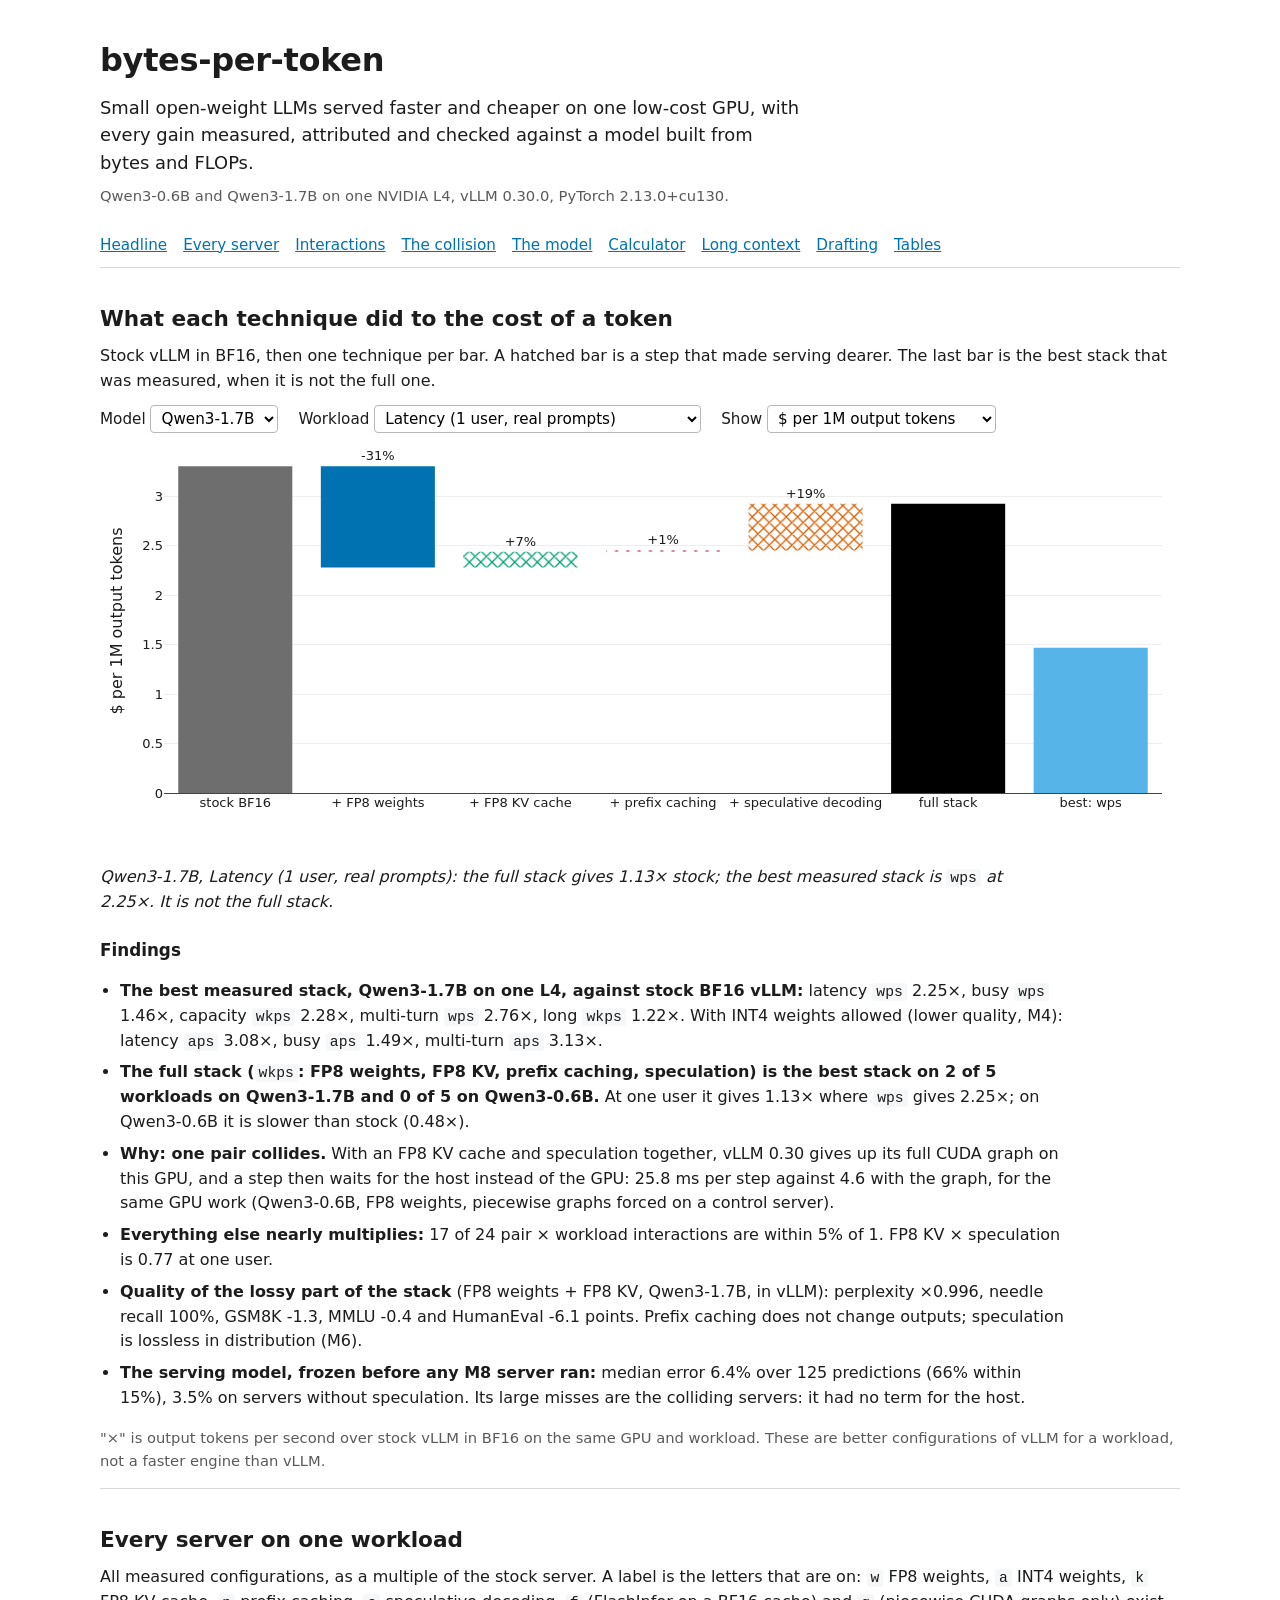
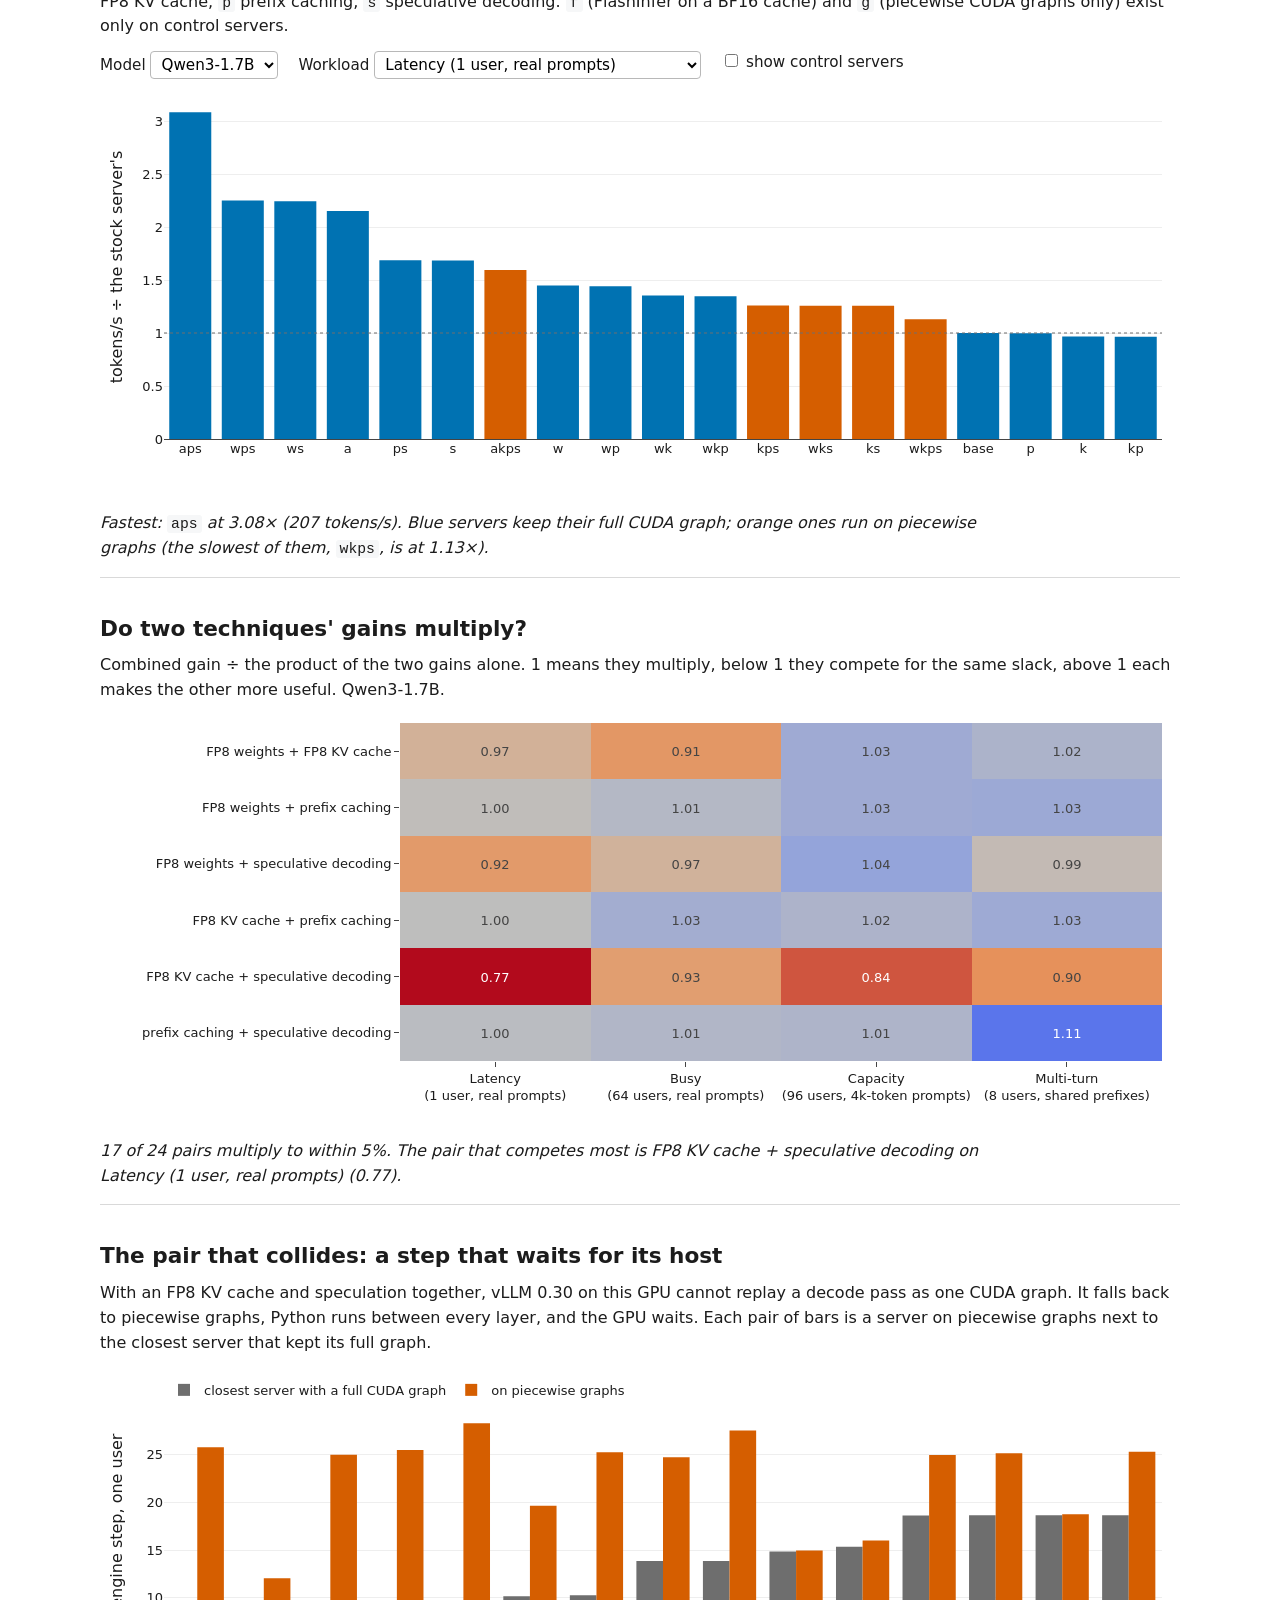
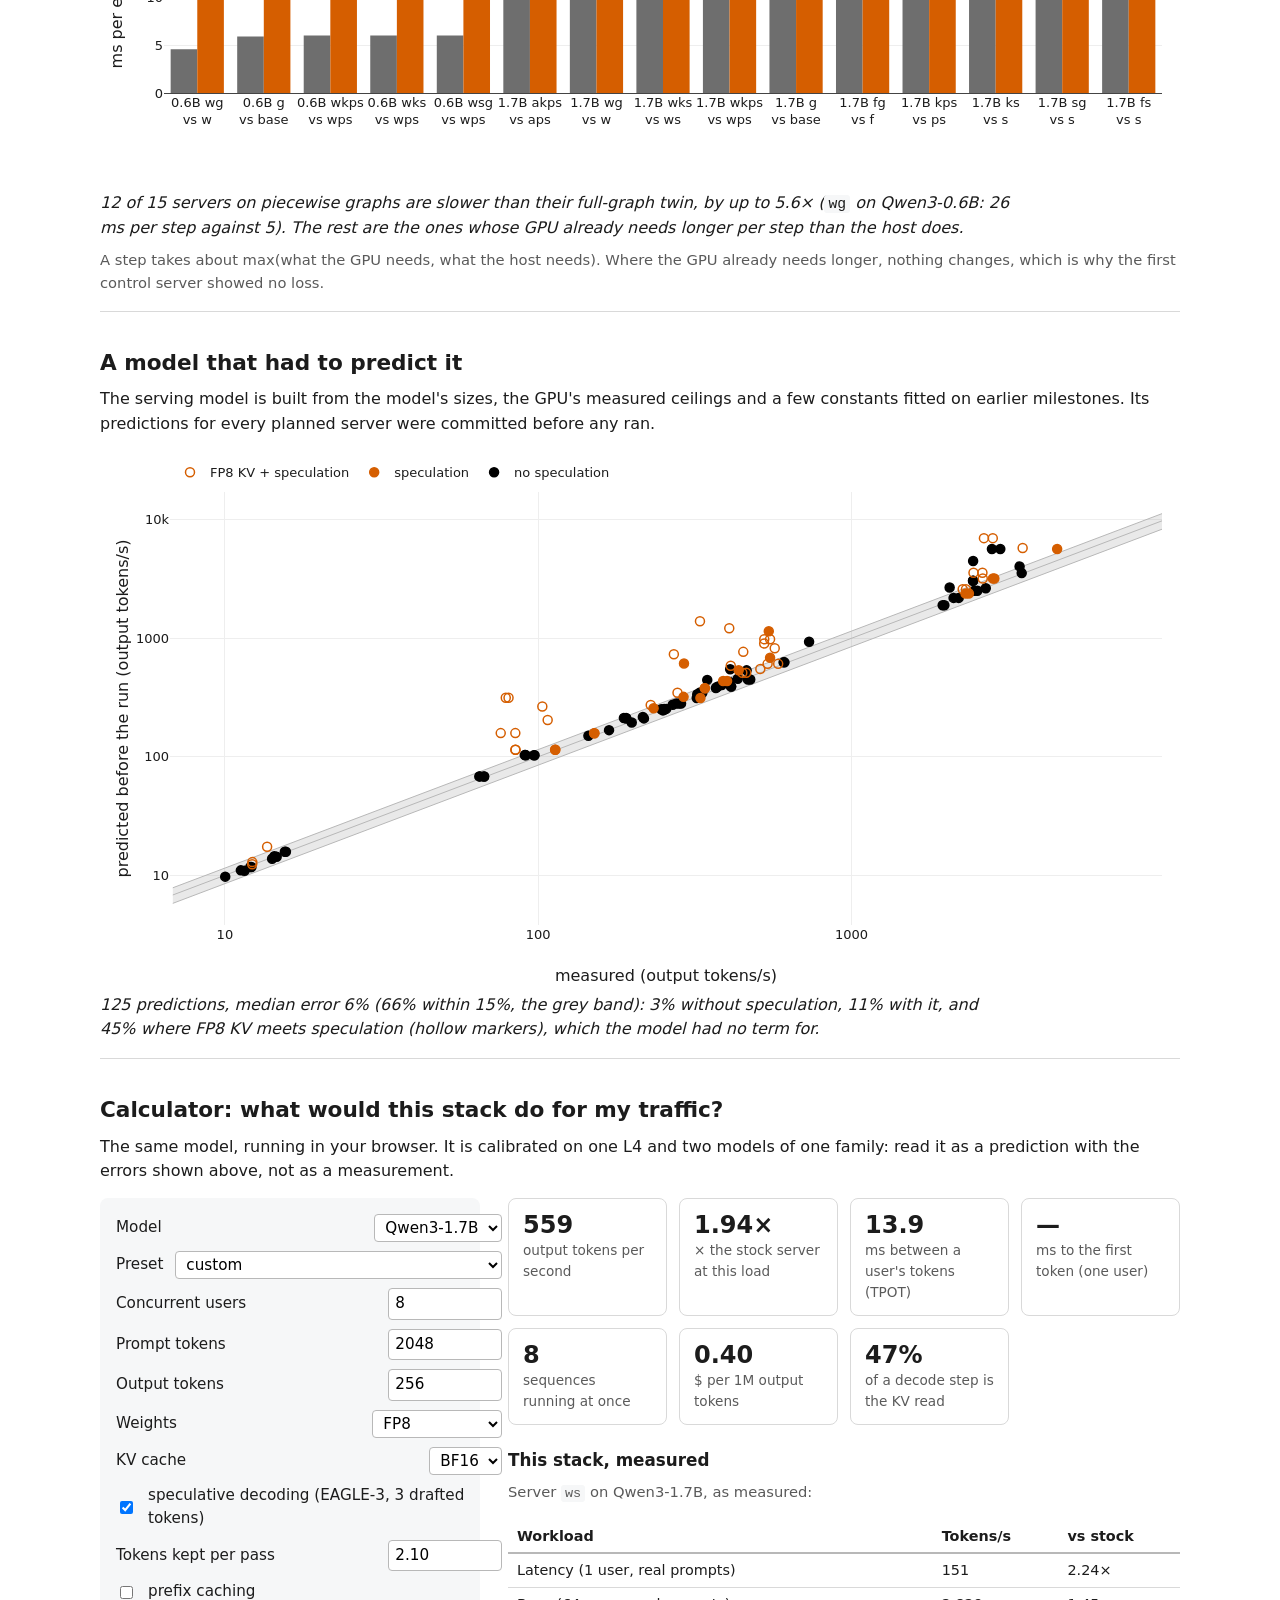
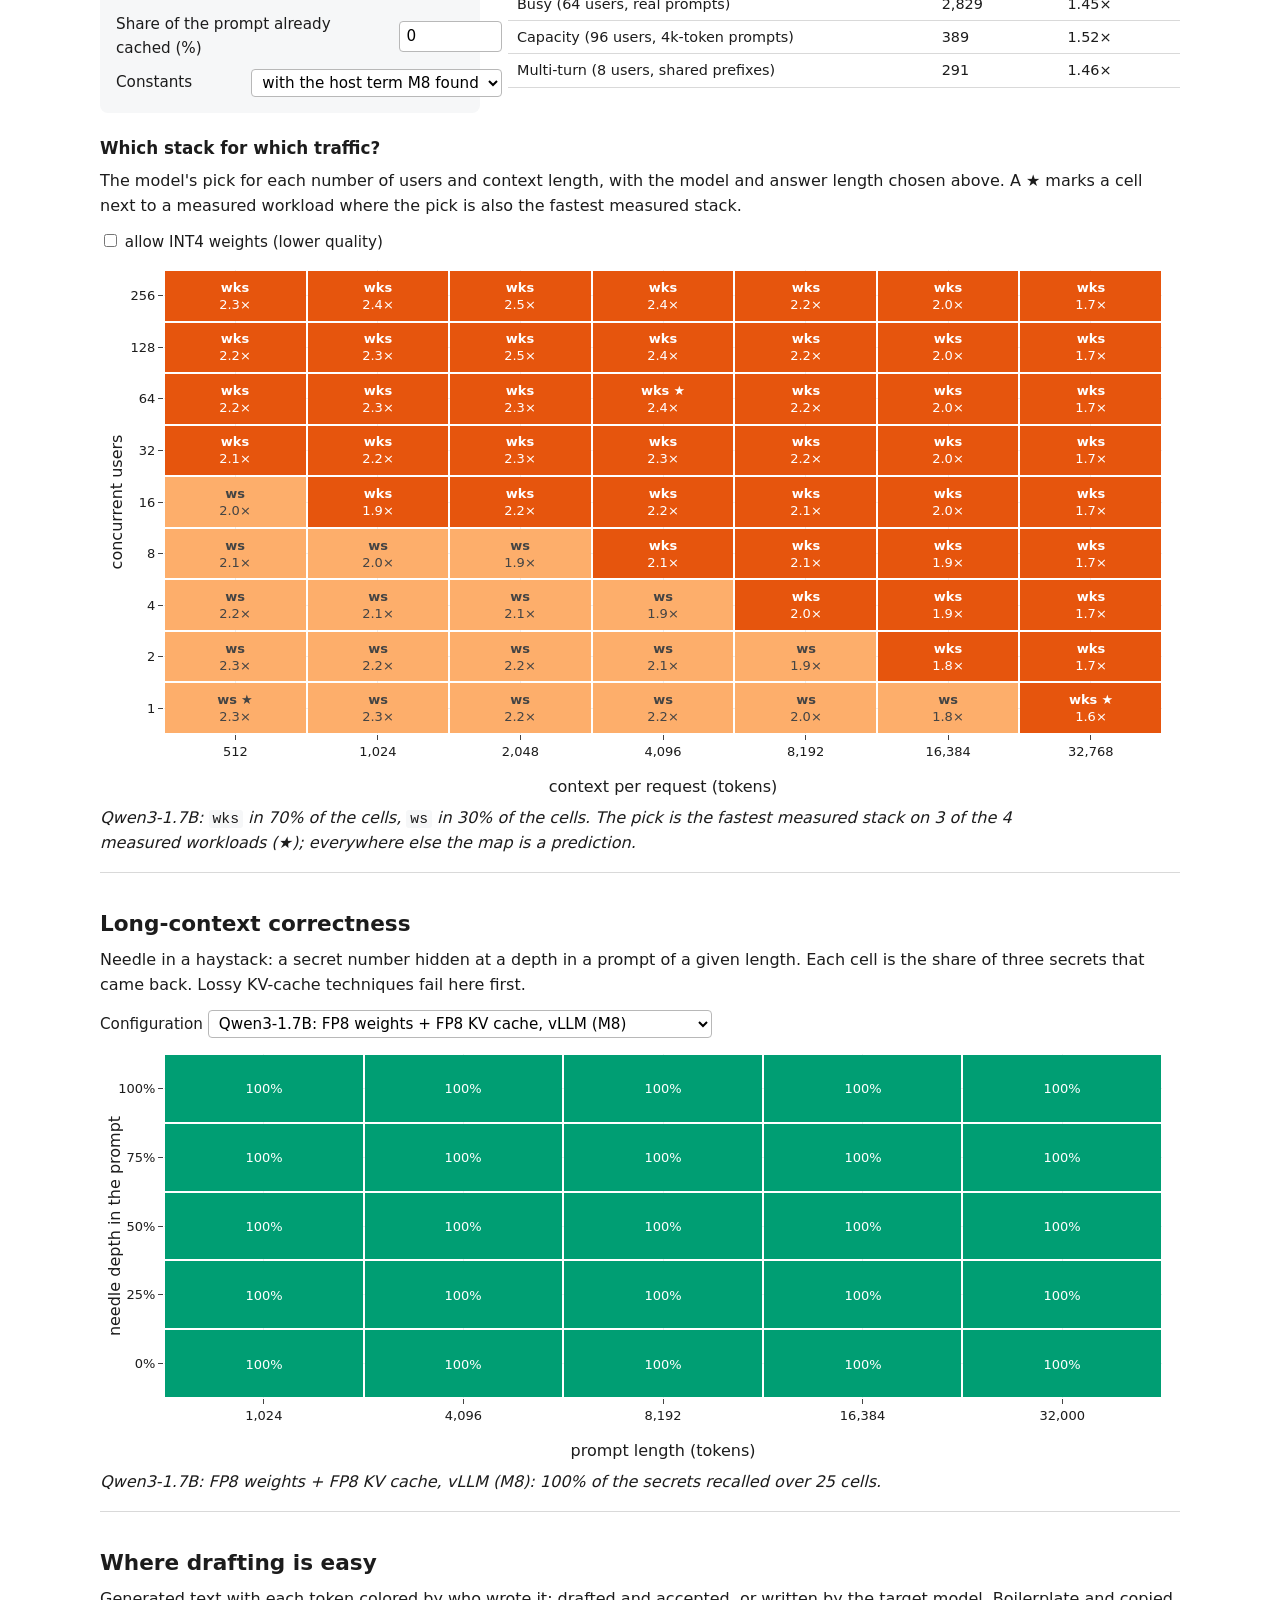
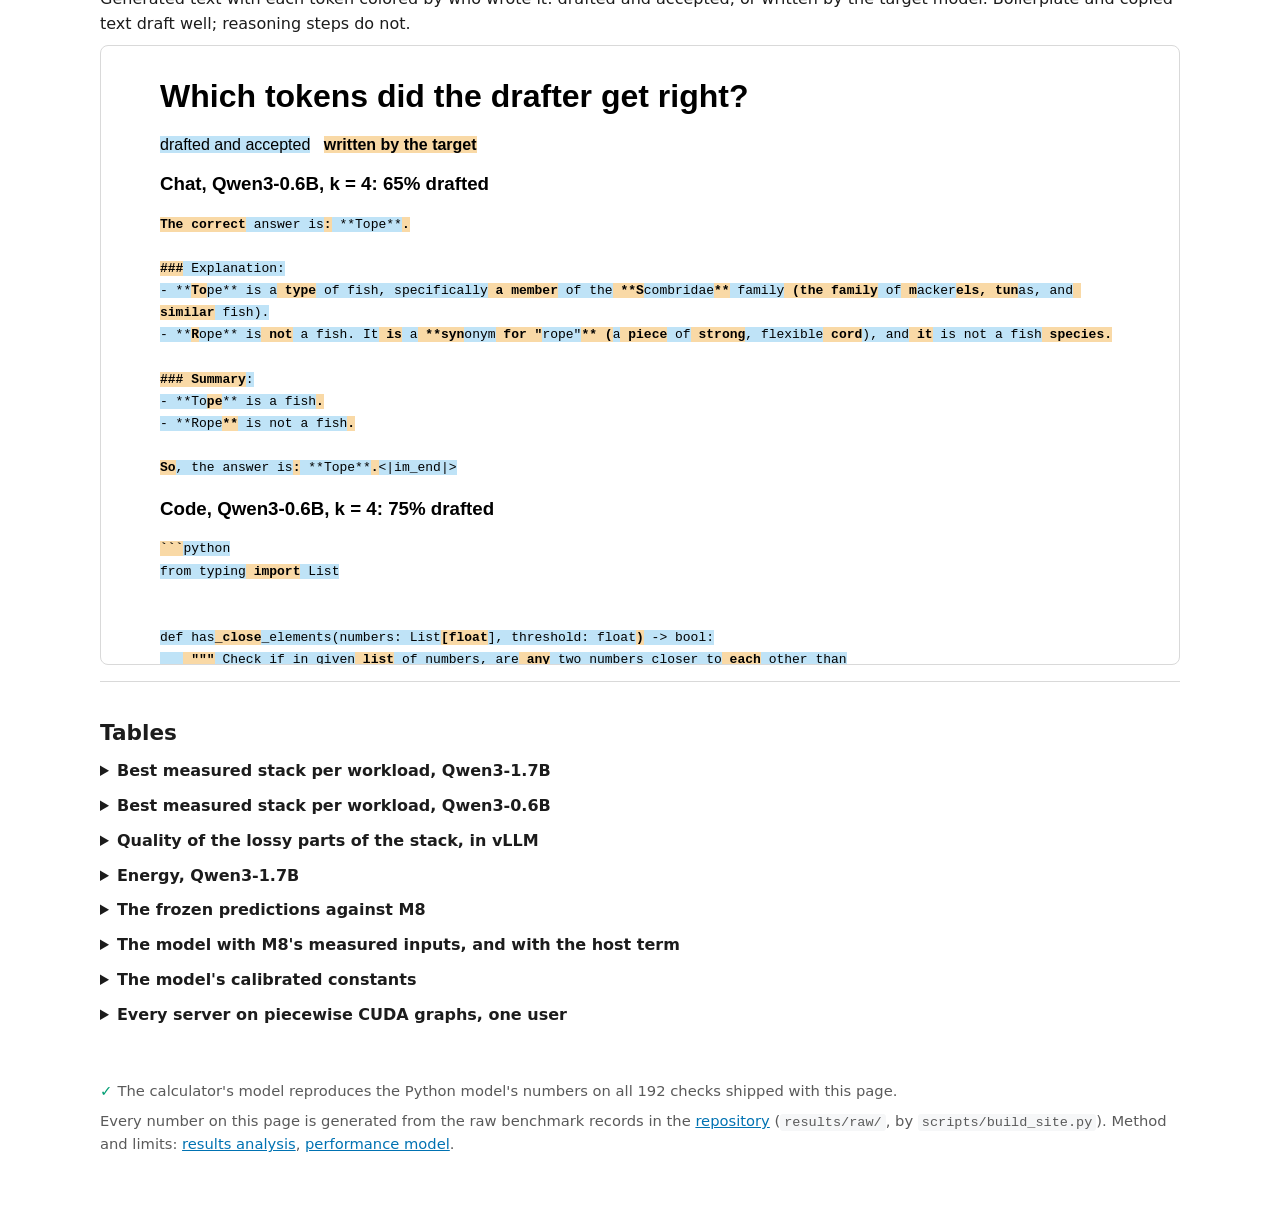
<file: site/index.html>
<!doctype html>
<html lang="en">
<head>
  <meta charset="utf-8">
  <meta name="viewport" content="width=device-width, initial-scale=1">
  <title>bytes-per-token: results</title>
  <meta name="description" content="Making small LLMs serve faster and cheaper on one L4, with every gain attributed. Interactive results and a performance-model calculator.">
  <link rel="stylesheet" href="style.css">
  <script src="https://cdn.plot.ly/plotly-2.35.2.min.js" charset="utf-8"></script>
</head>
<body>
<header>
  <h1>bytes-per-token</h1>
  <p class="claim">Small open-weight LLMs served faster and cheaper on one low-cost GPU, with every gain measured,
    attributed and checked against a model built from bytes and FLOPs.</p>
  <p class="meta" id="environment"></p>
  <nav>
    <a href="#headline">Headline</a>
    <a href="#servers">Every server</a>
    <a href="#interactions">Interactions</a>
    <a href="#host">The collision</a>
    <a href="#model">The model</a>
    <a href="#calculator">Calculator</a>
    <a href="#needle">Long context</a>
    <a href="#drafting">Drafting</a>
    <a href="#tables">Tables</a>
  </nav>
</header>

<main>
  <section id="headline">
    <h2>What each technique did to the cost of a token</h2>
    <p>Stock vLLM in BF16, then one technique per bar. A hatched bar is a step that made serving dearer. The
      last bar is the best stack that was measured, when it is not the full one.</p>
    <div class="controls">
      <label>Model <select id="waterfall-model"></select></label>
      <label>Workload <select id="waterfall-workload"></select></label>
      <label>Show <select id="waterfall-unit">
        <option value="dollars">$ per 1M output tokens</option>
        <option value="tok_s">output tokens per second</option>
      </select></label>
    </div>
    <div id="waterfall" class="chart"></div>
    <p class="takeaway" id="waterfall-takeaway"></p>
    <h3>Findings</h3>
    <ul id="findings" class="findings"></ul>
    <p class="note">"×" is output tokens per second over stock vLLM in BF16 on the same GPU and workload. These
      are better configurations of vLLM for a workload, not a faster engine than vLLM.</p>
  </section>

  <section id="servers">
    <h2>Every server on one workload</h2>
    <p>All measured configurations, as a multiple of the stock server. A label is the letters that are on:
      <code>w</code> FP8 weights, <code>a</code> INT4 weights, <code>k</code> FP8 KV cache, <code>p</code> prefix
      caching, <code>s</code> speculative decoding. <code>f</code> (FlashInfer on a BF16 cache) and
      <code>g</code> (piecewise CUDA graphs only) exist only on control servers.</p>
    <div class="controls">
      <label>Model <select id="servers-model"></select></label>
      <label>Workload <select id="servers-workload"></select></label>
      <label><input type="checkbox" id="servers-controls"> show control servers</label>
    </div>
    <div id="servers-chart" class="chart"></div>
    <p class="takeaway" id="servers-takeaway"></p>
  </section>

  <section id="interactions">
    <h2>Do two techniques' gains multiply?</h2>
    <p>Combined gain ÷ the product of the two gains alone. 1 means they multiply, below 1 they compete for the
      same slack, above 1 each makes the other more useful. Qwen3-1.7B.</p>
    <div id="interaction-chart" class="chart"></div>
    <p class="takeaway" id="interaction-takeaway"></p>
  </section>

  <section id="host">
    <h2>The pair that collides: a step that waits for its host</h2>
    <p>With an FP8 KV cache and speculation together, vLLM 0.30 on this GPU cannot replay a decode pass as one
      CUDA graph. It falls back to piecewise graphs, Python runs between every layer, and the GPU waits. Each
      pair of bars is a server on piecewise graphs next to the closest server that kept its full graph.</p>
    <div id="host-chart" class="chart"></div>
    <p class="takeaway" id="host-takeaway"></p>
    <p class="note">A step takes about max(what the GPU needs, what the host needs). Where the GPU already needs
      longer, nothing changes, which is why the first control server showed no loss.</p>
  </section>

  <section id="model">
    <h2>A model that had to predict it</h2>
    <p>The serving model is built from the model's sizes, the GPU's measured ceilings and a few constants fitted
      on earlier milestones. Its predictions for every planned server were committed before any ran.</p>
    <div id="predicted-chart" class="chart tall"></div>
    <p class="takeaway" id="predicted-takeaway"></p>
  </section>

  <section id="calculator">
    <h2>Calculator: what would this stack do for my traffic?</h2>
    <p>The same model, running in your browser. It is calibrated on one L4 and two models of one family: read
      it as a prediction with the errors shown above, not as a measurement.</p>
    <div class="calculator">
      <form id="calc-form" class="calc-inputs">
        <label>Model <select id="calc-model"></select></label>
        <label>Preset <select id="calc-preset"><option value="">custom</option></select></label>
        <label>Concurrent users <input type="number" id="calc-users" min="1" max="1024" step="1" value="8"></label>
        <label>Prompt tokens <input type="number" id="calc-prompt" min="16" max="32768" step="16" value="2048"></label>
        <label>Output tokens <input type="number" id="calc-output" min="8" max="2048" step="8" value="256"></label>
        <label>Weights <select id="calc-weights">
          <option value="bf16">BF16 (stock)</option>
          <option value="fp8" selected>FP8</option>
          <option value="int4">INT4 (AWQ)</option>
        </select></label>
        <label>KV cache <select id="calc-kv">
          <option value="bf16">BF16</option>
          <option value="fp8">FP8</option>
        </select></label>
        <label><input type="checkbox" id="calc-spec" checked> speculative decoding (EAGLE-3, 3 drafted tokens)</label>
        <label>Tokens kept per pass <input type="number" id="calc-kept" min="1" max="4" step="0.05" value="2.1"></label>
        <label><input type="checkbox" id="calc-prefix"> prefix caching</label>
        <label>Share of the prompt already cached (%) <input type="number" id="calc-cached" min="0" max="100" step="5" value="0"></label>
        <label>Constants <select id="calc-calibration">
          <option value="informed">with the host term M8 found</option>
          <option value="frozen">as frozen before M8</option>
        </select></label>
      </form>
      <div class="calc-outputs">
        <div class="tiles" id="calc-tiles"></div>
        <p id="calc-notes" class="note"></p>
        <h3>This stack, measured</h3>
        <div id="calc-measured"></div>
      </div>
    </div>
    <h3>Which stack for which traffic?</h3>
    <p>The model's pick for each number of users and context length, with the model and answer length chosen
      above. A ★ marks a cell next to a measured workload where the pick is also the fastest measured stack.</p>
    <div class="controls">
      <label><input type="checkbox" id="map-int4"> allow INT4 weights (lower quality)</label>
    </div>
    <div id="map-chart" class="chart tall"></div>
    <p class="takeaway" id="map-takeaway"></p>
  </section>

  <section id="needle">
    <h2>Long-context correctness</h2>
    <p>Needle in a haystack: a secret number hidden at a depth in a prompt of a given length. Each cell is the
      share of three secrets that came back. Lossy KV-cache techniques fail here first.</p>
    <div class="controls">
      <label>Configuration <select id="needle-select"></select></label>
    </div>
    <div id="needle-chart" class="chart"></div>
    <p class="takeaway" id="needle-takeaway"></p>
  </section>

  <section id="drafting">
    <h2>Where drafting is easy</h2>
    <p>Generated text with each token colored by who wrote it: drafted and accepted, or written by the target
      model. Boilerplate and copied text draft well; reasoning steps do not.</p>
    <iframe src="highlight.html" title="Token acceptance highlighter" loading="lazy"></iframe>
  </section>

  <section id="tables">
    <h2>Tables</h2>
    <div id="table-list"></div>
  </section>
</main>

<footer>
  <p id="parity"></p>
  <p>Every number on this page is generated from the raw benchmark records in the
    <a href="https://github.com/ish-codes-magic/bytes-per-token">repository</a>
    (<code>results/raw/</code>, by <code>scripts/build_site.py</code>). Method and limits:
    <a href="https://github.com/ish-codes-magic/bytes-per-token/blob/main/docs/06-results-analysis.md">results analysis</a>,
    <a href="https://github.com/ish-codes-magic/bytes-per-token/blob/main/docs/07-performance-model.md">performance model</a>.</p>
</footer>

<script type="module" src="app.js"></script>
</body>
</html>
</file>
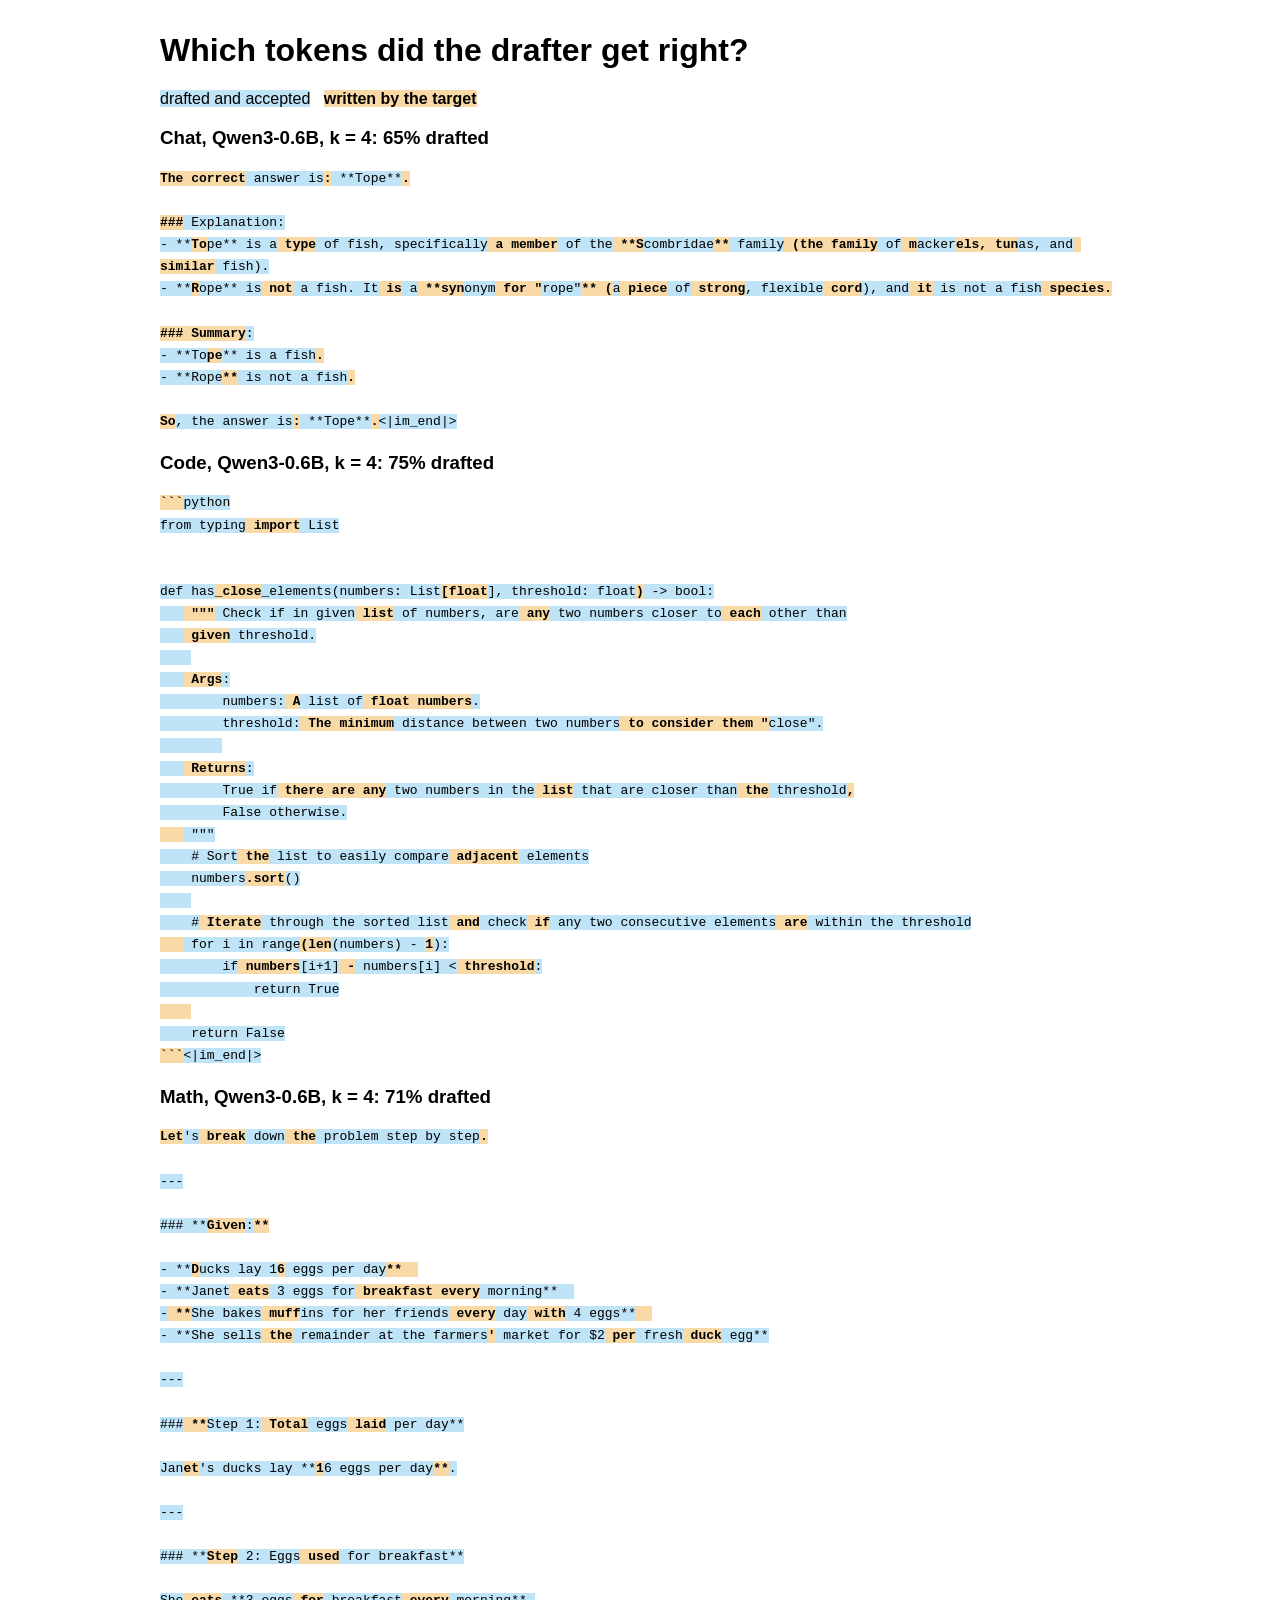
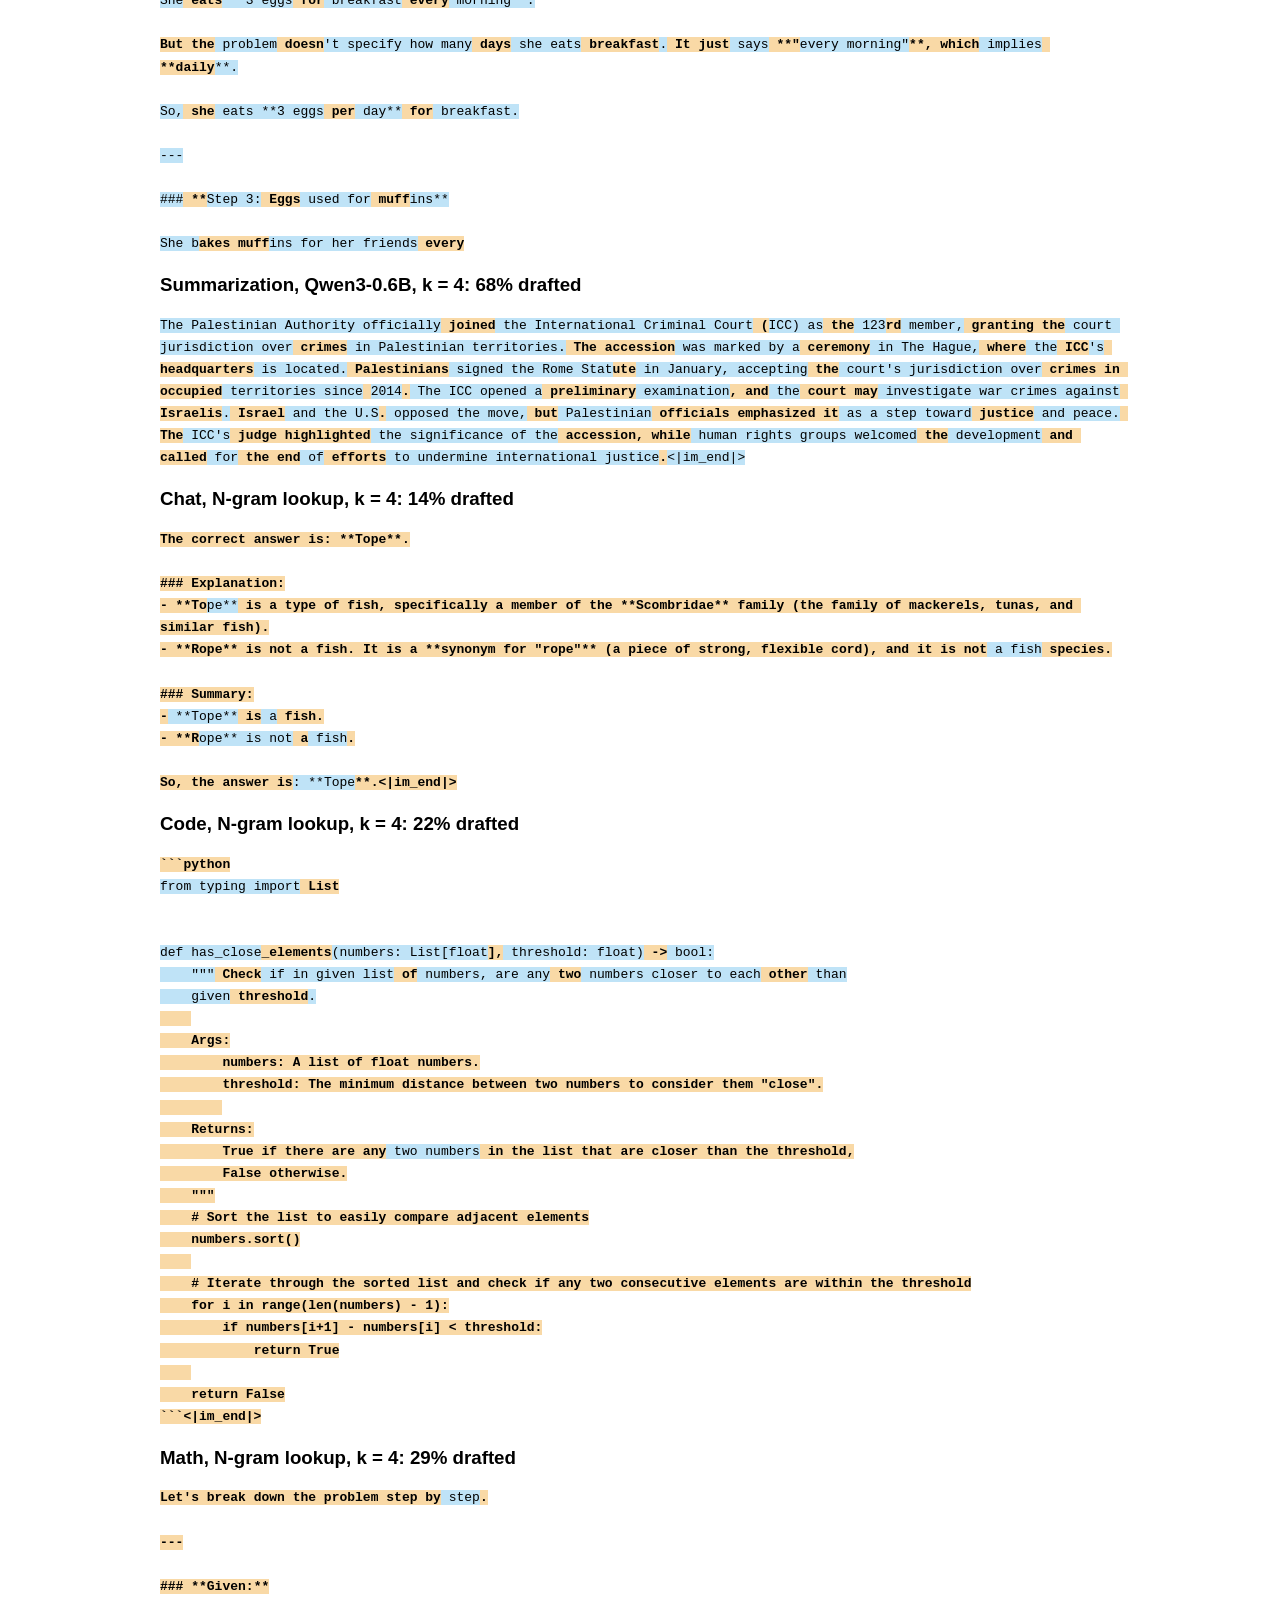
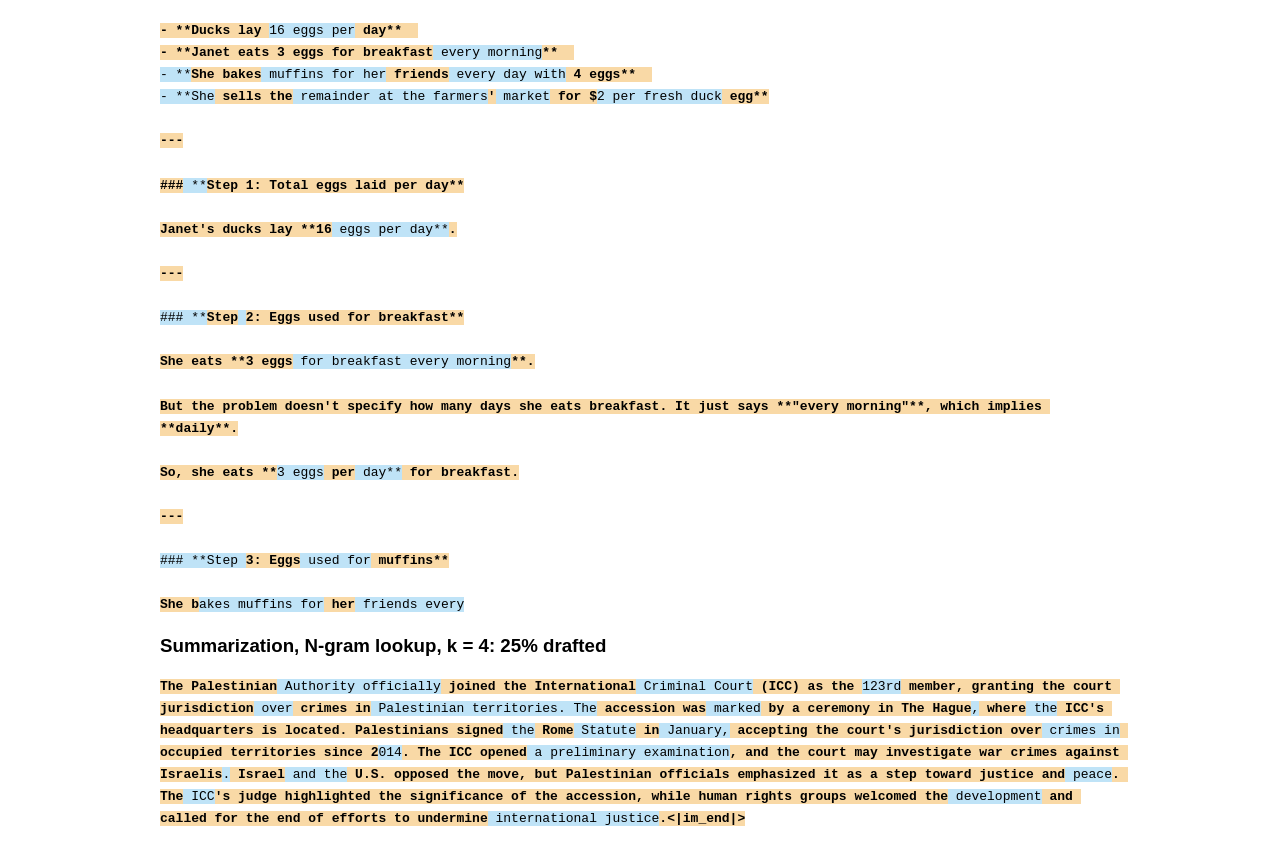
<file: site/highlight.html>
<!doctype html><meta charset='utf-8'><title>Token acceptance</title><style>body{font-family:sans-serif;max-width:60rem;margin:2rem auto}pre{white-space:pre-wrap;line-height:1.7}.d{background:#BFE3F7}.t{background:#F9D9A6;font-weight:bold}</style><h1>Which tokens did the drafter get right?</h1><p><span class="d">drafted and accepted</span> &nbsp; <span class="t">written by the target</span></p><h3>Chat, Qwen3-0.6B, k = 4: 65% drafted</h3><pre><span class="t">The</span><span class="t"> correct</span><span class="d"> answer</span><span class="d"> is</span><span class="t">:</span><span class="d"> **</span><span class="d">To</span><span class="d">pe</span><span class="d">**</span><span class="t">.

</span><span class="t">###</span><span class="d"> Explanation</span><span class="d">:
</span><span class="d">-</span><span class="d"> **</span><span class="t">To</span><span class="d">pe</span><span class="d">**</span><span class="d"> is</span><span class="d"> a</span><span class="t"> type</span><span class="d"> of</span><span class="d"> fish</span><span class="d">,</span><span class="d"> specifically</span><span class="t"> a</span><span class="t"> member</span><span class="d"> of</span><span class="d"> the</span><span class="t"> **</span><span class="t">S</span><span class="d">com</span><span class="d">br</span><span class="d">ida</span><span class="d">e</span><span class="t">**</span><span class="d"> family</span><span class="t"> (</span><span class="t">the</span><span class="t"> family</span><span class="d"> of</span><span class="t"> m</span><span class="d">acker</span><span class="t">els</span><span class="t">,</span><span class="t"> tun</span><span class="d">as</span><span class="d">,</span><span class="d"> and</span><span class="t"> similar</span><span class="d"> fish</span><span class="d">).
</span><span class="d">-</span><span class="d"> **</span><span class="t">R</span><span class="d">ope</span><span class="d">**</span><span class="d"> is</span><span class="t"> not</span><span class="d"> a</span><span class="d"> fish</span><span class="d">.</span><span class="d"> It</span><span class="t"> is</span><span class="d"> a</span><span class="t"> **</span><span class="t">syn</span><span class="d">onym</span><span class="t"> for</span><span class="t"> &quot;</span><span class="d">ro</span><span class="d">pe</span><span class="d">&quot;</span><span class="t">**</span><span class="t"> (</span><span class="d">a</span><span class="t"> piece</span><span class="d"> of</span><span class="t"> strong</span><span class="d">,</span><span class="d"> flexible</span><span class="t"> cord</span><span class="d">),</span><span class="d"> and</span><span class="t"> it</span><span class="d"> is</span><span class="d"> not</span><span class="d"> a</span><span class="d"> fish</span><span class="t"> species</span><span class="t">.

</span><span class="t">###</span><span class="t"> Summary</span><span class="d">:
</span><span class="d">-</span><span class="d"> **</span><span class="d">To</span><span class="t">pe</span><span class="d">**</span><span class="d"> is</span><span class="d"> a</span><span class="d"> fish</span><span class="t">.
</span><span class="d">-</span><span class="d"> **</span><span class="d">R</span><span class="d">ope</span><span class="t">**</span><span class="d"> is</span><span class="d"> not</span><span class="d"> a</span><span class="d"> fish</span><span class="t">.

</span><span class="t">So</span><span class="d">,</span><span class="d"> the</span><span class="d"> answer</span><span class="d"> is</span><span class="t">:</span><span class="d"> **</span><span class="d">To</span><span class="d">pe</span><span class="d">**</span><span class="t">.</span><span class="d">&lt;|im_end|&gt;</span></pre><h3>Code, Qwen3-0.6B, k = 4: 75% drafted</h3><pre><span class="t">```</span><span class="d">python</span><span class="d">
</span><span class="d">from</span><span class="d"> typing</span><span class="t"> import</span><span class="d"> List</span><span class="d">


</span><span class="d">def</span><span class="d"> has</span><span class="t">_close</span><span class="d">_elements</span><span class="d">(numbers</span><span class="d">:</span><span class="d"> List</span><span class="t">[float</span><span class="d">],</span><span class="d"> threshold</span><span class="d">:</span><span class="d"> float</span><span class="t">)</span><span class="d"> -&gt;</span><span class="d"> bool</span><span class="d">:
</span><span class="d">   </span><span class="t"> &quot;&quot;&quot;</span><span class="d"> Check</span><span class="d"> if</span><span class="d"> in</span><span class="d"> given</span><span class="t"> list</span><span class="d"> of</span><span class="d"> numbers</span><span class="d">,</span><span class="d"> are</span><span class="t"> any</span><span class="d"> two</span><span class="d"> numbers</span><span class="d"> closer</span><span class="d"> to</span><span class="t"> each</span><span class="d"> other</span><span class="d"> than</span><span class="d">
</span><span class="d">   </span><span class="t"> given</span><span class="d"> threshold</span><span class="d">.
</span><span class="d">    
</span><span class="d">   </span><span class="t"> Args</span><span class="d">:
</span><span class="d">       </span><span class="d"> numbers</span><span class="d">:</span><span class="t"> A</span><span class="d"> list</span><span class="d"> of</span><span class="t"> float</span><span class="t"> numbers</span><span class="d">.
</span><span class="d">       </span><span class="d"> threshold</span><span class="d">:</span><span class="t"> The</span><span class="t"> minimum</span><span class="d"> distance</span><span class="d"> between</span><span class="d"> two</span><span class="d"> numbers</span><span class="t"> to</span><span class="t"> consider</span><span class="t"> them</span><span class="t"> &quot;</span><span class="d">close</span><span class="d">&quot;.
</span><span class="d">        
</span><span class="d">   </span><span class="t"> Returns</span><span class="d">:
</span><span class="d">       </span><span class="d"> True</span><span class="d"> if</span><span class="t"> there</span><span class="t"> are</span><span class="t"> any</span><span class="d"> two</span><span class="d"> numbers</span><span class="d"> in</span><span class="d"> the</span><span class="t"> list</span><span class="d"> that</span><span class="d"> are</span><span class="d"> closer</span><span class="d"> than</span><span class="t"> the</span><span class="d"> threshold</span><span class="t">,
</span><span class="d">       </span><span class="d"> False</span><span class="d"> otherwise</span><span class="d">.
</span><span class="t">   </span><span class="d"> &quot;&quot;&quot;
</span><span class="d">   </span><span class="d"> #</span><span class="d"> Sort</span><span class="t"> the</span><span class="d"> list</span><span class="d"> to</span><span class="d"> easily</span><span class="d"> compare</span><span class="t"> adjacent</span><span class="d"> elements</span><span class="d">
</span><span class="d">   </span><span class="d"> numbers</span><span class="t">.sort</span><span class="d">()
</span><span class="d">    
</span><span class="d">   </span><span class="d"> #</span><span class="t"> Iterate</span><span class="d"> through</span><span class="d"> the</span><span class="d"> sorted</span><span class="d"> list</span><span class="t"> and</span><span class="d"> check</span><span class="t"> if</span><span class="d"> any</span><span class="d"> two</span><span class="d"> consecutive</span><span class="d"> elements</span><span class="t"> are</span><span class="d"> within</span><span class="d"> the</span><span class="d"> threshold</span><span class="d">
</span><span class="t">   </span><span class="d"> for</span><span class="d"> i</span><span class="d"> in</span><span class="d"> range</span><span class="t">(len</span><span class="d">(numbers</span><span class="d">)</span><span class="d"> -</span><span class="d"> </span><span class="t">1</span><span class="d">):
</span><span class="d">       </span><span class="d"> if</span><span class="t"> numbers</span><span class="d">[i</span><span class="d">+</span><span class="d">1</span><span class="d">]</span><span class="t"> -</span><span class="d"> numbers</span><span class="d">[i</span><span class="d">]</span><span class="d"> &lt;</span><span class="t"> threshold</span><span class="d">:
</span><span class="d">           </span><span class="d"> return</span><span class="d"> True</span><span class="t">
    
</span><span class="d">   </span><span class="d"> return</span><span class="d"> False</span><span class="d">
</span><span class="t">```</span><span class="d">&lt;|im_end|&gt;</span></pre><h3>Math, Qwen3-0.6B, k = 4: 71% drafted</h3><pre><span class="t">Let</span><span class="d">&#x27;s</span><span class="t"> break</span><span class="d"> down</span><span class="t"> the</span><span class="d"> problem</span><span class="d"> step</span><span class="d"> by</span><span class="d"> step</span><span class="t">.

</span><span class="d">---

</span><span class="d">###</span><span class="d"> **</span><span class="t">Given</span><span class="d">:</span><span class="t">**

</span><span class="d">-</span><span class="d"> **</span><span class="t">D</span><span class="d">ucks</span><span class="d"> lay</span><span class="d"> </span><span class="d">1</span><span class="t">6</span><span class="d"> eggs</span><span class="d"> per</span><span class="d"> day</span><span class="t">**</span><span class="t">  
</span><span class="d">-</span><span class="d"> **</span><span class="d">Jan</span><span class="d">et</span><span class="t"> eats</span><span class="d"> </span><span class="d">3</span><span class="d"> eggs</span><span class="d"> for</span><span class="t"> breakfast</span><span class="t"> every</span><span class="d"> morning</span><span class="d">**</span><span class="d">  
</span><span class="d">-</span><span class="t"> **</span><span class="d">She</span><span class="d"> b</span><span class="d">akes</span><span class="t"> muff</span><span class="d">ins</span><span class="d"> for</span><span class="d"> her</span><span class="d"> friends</span><span class="t"> every</span><span class="d"> day</span><span class="t"> with</span><span class="d"> </span><span class="d">4</span><span class="d"> eggs</span><span class="d">**</span><span class="t">  
</span><span class="d">-</span><span class="d"> **</span><span class="d">She</span><span class="d"> sells</span><span class="t"> the</span><span class="d"> remainder</span><span class="d"> at</span><span class="d"> the</span><span class="d"> farmers</span><span class="t">&#x27;</span><span class="d"> market</span><span class="d"> for</span><span class="d"> $</span><span class="d">2</span><span class="t"> per</span><span class="d"> fresh</span><span class="t"> duck</span><span class="d"> egg</span><span class="d">**

</span><span class="d">---

</span><span class="d">###</span><span class="t"> **</span><span class="d">Step</span><span class="d"> </span><span class="d">1</span><span class="d">:</span><span class="t"> Total</span><span class="d"> eggs</span><span class="t"> laid</span><span class="d"> per</span><span class="d"> day</span><span class="d">**

</span><span class="d">Jan</span><span class="t">et</span><span class="d">&#x27;s</span><span class="d"> ducks</span><span class="d"> lay</span><span class="d"> **</span><span class="t">1</span><span class="d">6</span><span class="d"> eggs</span><span class="d"> per</span><span class="d"> day</span><span class="t">**</span><span class="d">.

</span><span class="d">---

</span><span class="d">###</span><span class="d"> **</span><span class="t">Step</span><span class="d"> </span><span class="d">2</span><span class="d">:</span><span class="d"> Eggs</span><span class="t"> used</span><span class="d"> for</span><span class="d"> breakfast</span><span class="d">**

</span><span class="d">She</span><span class="t"> eats</span><span class="d"> **</span><span class="d">3</span><span class="d"> eggs</span><span class="t"> for</span><span class="d"> breakfast</span><span class="t"> every</span><span class="d"> morning</span><span class="d">**</span><span class="d">.

</span><span class="t">But</span><span class="t"> the</span><span class="d"> problem</span><span class="t"> doesn</span><span class="d">&#x27;t</span><span class="d"> specify</span><span class="d"> how</span><span class="d"> many</span><span class="t"> days</span><span class="d"> she</span><span class="d"> eats</span><span class="t"> breakfast</span><span class="d">.</span><span class="t"> It</span><span class="t"> just</span><span class="d"> says</span><span class="t"> **</span><span class="t">&quot;</span><span class="d">every</span><span class="d"> morning</span><span class="d">&quot;</span><span class="t">**,</span><span class="t"> which</span><span class="d"> implies</span><span class="t"> **</span><span class="t">daily</span><span class="d">**</span><span class="d">.

</span><span class="d">So</span><span class="d">,</span><span class="t"> she</span><span class="d"> eats</span><span class="d"> **</span><span class="d">3</span><span class="d"> eggs</span><span class="t"> per</span><span class="d"> day</span><span class="d">**</span><span class="t"> for</span><span class="d"> breakfast</span><span class="d">.

</span><span class="d">---

</span><span class="d">###</span><span class="t"> **</span><span class="d">Step</span><span class="d"> </span><span class="d">3</span><span class="d">:</span><span class="t"> Eggs</span><span class="d"> used</span><span class="d"> for</span><span class="t"> muff</span><span class="d">ins</span><span class="d">**

</span><span class="d">She</span><span class="d"> b</span><span class="t">akes</span><span class="t"> muff</span><span class="d">ins</span><span class="d"> for</span><span class="d"> her</span><span class="d"> friends</span><span class="t"> every</span></pre><h3>Summarization, Qwen3-0.6B, k = 4: 68% drafted</h3><pre><span class="d">The</span><span class="d"> Palestinian</span><span class="d"> Authority</span><span class="d"> officially</span><span class="t"> joined</span><span class="d"> the</span><span class="d"> International</span><span class="d"> Criminal</span><span class="d"> Court</span><span class="t"> (</span><span class="d">ICC</span><span class="d">)</span><span class="d"> as</span><span class="t"> the</span><span class="d"> </span><span class="d">1</span><span class="d">2</span><span class="d">3</span><span class="t">rd</span><span class="d"> member</span><span class="d">,</span><span class="t"> granting</span><span class="t"> the</span><span class="d"> court</span><span class="d"> jurisdiction</span><span class="d"> over</span><span class="t"> crimes</span><span class="d"> in</span><span class="d"> Palestinian</span><span class="d"> territories</span><span class="d">.</span><span class="t"> The</span><span class="t"> accession</span><span class="d"> was</span><span class="d"> marked</span><span class="d"> by</span><span class="d"> a</span><span class="t"> ceremony</span><span class="d"> in</span><span class="d"> The</span><span class="d"> Hague</span><span class="d">,</span><span class="t"> where</span><span class="d"> the</span><span class="t"> ICC</span><span class="d">&#x27;s</span><span class="t"> headquarters</span><span class="d"> is</span><span class="d"> located</span><span class="d">.</span><span class="t"> Palestinians</span><span class="d"> signed</span><span class="d"> the</span><span class="d"> Rome</span><span class="d"> Stat</span><span class="t">ute</span><span class="d"> in</span><span class="d"> January</span><span class="d">,</span><span class="d"> accepting</span><span class="t"> the</span><span class="d"> court</span><span class="d">&#x27;s</span><span class="d"> jurisdiction</span><span class="d"> over</span><span class="t"> crimes</span><span class="t"> in</span><span class="t"> occupied</span><span class="d"> territories</span><span class="d"> since</span><span class="t"> </span><span class="d">2</span><span class="d">0</span><span class="d">1</span><span class="d">4</span><span class="t">.</span><span class="d"> The</span><span class="d"> ICC</span><span class="d"> opened</span><span class="d"> a</span><span class="t"> preliminary</span><span class="d"> examination</span><span class="t">,</span><span class="t"> and</span><span class="d"> the</span><span class="t"> court</span><span class="t"> may</span><span class="d"> investigate</span><span class="d"> war</span><span class="d"> crimes</span><span class="d"> against</span><span class="t"> Israelis</span><span class="d">.</span><span class="t"> Israel</span><span class="d"> and</span><span class="d"> the</span><span class="d"> U</span><span class="d">.S</span><span class="t">.</span><span class="d"> opposed</span><span class="d"> the</span><span class="d"> move</span><span class="d">,</span><span class="t"> but</span><span class="d"> Palestinian</span><span class="t"> officials</span><span class="t"> emphasized</span><span class="t"> it</span><span class="d"> as</span><span class="d"> a</span><span class="d"> step</span><span class="d"> toward</span><span class="t"> justice</span><span class="d"> and</span><span class="d"> peace</span><span class="d">.</span><span class="t"> The</span><span class="d"> ICC</span><span class="d">&#x27;s</span><span class="t"> judge</span><span class="t"> highlighted</span><span class="d"> the</span><span class="d"> significance</span><span class="d"> of</span><span class="d"> the</span><span class="t"> accession</span><span class="t">,</span><span class="t"> while</span><span class="d"> human</span><span class="d"> rights</span><span class="d"> groups</span><span class="d"> welcomed</span><span class="t"> the</span><span class="d"> development</span><span class="t"> and</span><span class="t"> called</span><span class="d"> for</span><span class="t"> the</span><span class="t"> end</span><span class="d"> of</span><span class="t"> efforts</span><span class="d"> to</span><span class="d"> undermine</span><span class="d"> international</span><span class="d"> justice</span><span class="t">.</span><span class="d">&lt;|im_end|&gt;</span></pre><h3>Chat, N-gram lookup, k = 4: 14% drafted</h3><pre><span class="t">The</span><span class="t"> correct</span><span class="t"> answer</span><span class="t"> is</span><span class="t">:</span><span class="t"> **</span><span class="t">To</span><span class="t">pe</span><span class="t">**</span><span class="t">.

</span><span class="t">###</span><span class="t"> Explanation</span><span class="t">:
</span><span class="t">-</span><span class="t"> **</span><span class="t">To</span><span class="d">pe</span><span class="d">**</span><span class="t"> is</span><span class="t"> a</span><span class="t"> type</span><span class="t"> of</span><span class="t"> fish</span><span class="t">,</span><span class="t"> specifically</span><span class="t"> a</span><span class="t"> member</span><span class="t"> of</span><span class="t"> the</span><span class="t"> **</span><span class="t">S</span><span class="t">com</span><span class="t">br</span><span class="t">ida</span><span class="t">e</span><span class="t">**</span><span class="t"> family</span><span class="t"> (</span><span class="t">the</span><span class="t"> family</span><span class="t"> of</span><span class="t"> m</span><span class="t">acker</span><span class="t">els</span><span class="t">,</span><span class="t"> tun</span><span class="t">as</span><span class="t">,</span><span class="t"> and</span><span class="t"> similar</span><span class="t"> fish</span><span class="t">).
</span><span class="t">-</span><span class="t"> **</span><span class="t">R</span><span class="t">ope</span><span class="t">**</span><span class="t"> is</span><span class="t"> not</span><span class="t"> a</span><span class="t"> fish</span><span class="t">.</span><span class="t"> It</span><span class="t"> is</span><span class="t"> a</span><span class="t"> **</span><span class="t">syn</span><span class="t">onym</span><span class="t"> for</span><span class="t"> &quot;</span><span class="t">ro</span><span class="t">pe</span><span class="t">&quot;</span><span class="t">**</span><span class="t"> (</span><span class="t">a</span><span class="t"> piece</span><span class="t"> of</span><span class="t"> strong</span><span class="t">,</span><span class="t"> flexible</span><span class="t"> cord</span><span class="t">),</span><span class="t"> and</span><span class="t"> it</span><span class="t"> is</span><span class="t"> not</span><span class="d"> a</span><span class="d"> fish</span><span class="t"> species</span><span class="t">.

</span><span class="t">###</span><span class="t"> Summary</span><span class="t">:
</span><span class="t">-</span><span class="d"> **</span><span class="d">To</span><span class="d">pe</span><span class="d">**</span><span class="t"> is</span><span class="d"> a</span><span class="t"> fish</span><span class="t">.
</span><span class="t">-</span><span class="t"> **</span><span class="t">R</span><span class="d">ope</span><span class="d">**</span><span class="d"> is</span><span class="d"> not</span><span class="t"> a</span><span class="d"> fish</span><span class="t">.

</span><span class="t">So</span><span class="t">,</span><span class="t"> the</span><span class="t"> answer</span><span class="t"> is</span><span class="d">:</span><span class="d"> **</span><span class="d">To</span><span class="d">pe</span><span class="t">**</span><span class="t">.</span><span class="t">&lt;|im_end|&gt;</span></pre><h3>Code, N-gram lookup, k = 4: 22% drafted</h3><pre><span class="t">```</span><span class="t">python</span><span class="d">
</span><span class="d">from</span><span class="d"> typing</span><span class="d"> import</span><span class="t"> List</span><span class="d">


</span><span class="d">def</span><span class="d"> has</span><span class="d">_close</span><span class="t">_elements</span><span class="d">(numbers</span><span class="d">:</span><span class="d"> List</span><span class="d">[float</span><span class="t">],</span><span class="d"> threshold</span><span class="d">:</span><span class="d"> float</span><span class="d">)</span><span class="t"> -&gt;</span><span class="d"> bool</span><span class="d">:
</span><span class="d">   </span><span class="d"> &quot;&quot;&quot;</span><span class="t"> Check</span><span class="d"> if</span><span class="d"> in</span><span class="d"> given</span><span class="d"> list</span><span class="t"> of</span><span class="d"> numbers</span><span class="d">,</span><span class="d"> are</span><span class="d"> any</span><span class="t"> two</span><span class="d"> numbers</span><span class="d"> closer</span><span class="d"> to</span><span class="d"> each</span><span class="t"> other</span><span class="d"> than</span><span class="d">
</span><span class="d">   </span><span class="d"> given</span><span class="t"> threshold</span><span class="d">.
</span><span class="t">    
</span><span class="t">   </span><span class="t"> Args</span><span class="t">:
</span><span class="t">       </span><span class="t"> numbers</span><span class="t">:</span><span class="t"> A</span><span class="t"> list</span><span class="t"> of</span><span class="t"> float</span><span class="t"> numbers</span><span class="t">.
</span><span class="t">       </span><span class="t"> threshold</span><span class="t">:</span><span class="t"> The</span><span class="t"> minimum</span><span class="t"> distance</span><span class="t"> between</span><span class="t"> two</span><span class="t"> numbers</span><span class="t"> to</span><span class="t"> consider</span><span class="t"> them</span><span class="t"> &quot;</span><span class="t">close</span><span class="t">&quot;.
</span><span class="t">        
</span><span class="t">   </span><span class="t"> Returns</span><span class="t">:
</span><span class="t">       </span><span class="t"> True</span><span class="t"> if</span><span class="t"> there</span><span class="t"> are</span><span class="t"> any</span><span class="d"> two</span><span class="d"> numbers</span><span class="t"> in</span><span class="t"> the</span><span class="t"> list</span><span class="t"> that</span><span class="t"> are</span><span class="t"> closer</span><span class="t"> than</span><span class="t"> the</span><span class="t"> threshold</span><span class="t">,
</span><span class="t">       </span><span class="t"> False</span><span class="t"> otherwise</span><span class="t">.
</span><span class="t">   </span><span class="t"> &quot;&quot;&quot;
</span><span class="t">   </span><span class="t"> #</span><span class="t"> Sort</span><span class="t"> the</span><span class="t"> list</span><span class="t"> to</span><span class="t"> easily</span><span class="t"> compare</span><span class="t"> adjacent</span><span class="t"> elements</span><span class="t">
</span><span class="t">   </span><span class="t"> numbers</span><span class="t">.sort</span><span class="t">()
</span><span class="t">    
</span><span class="t">   </span><span class="t"> #</span><span class="t"> Iterate</span><span class="t"> through</span><span class="t"> the</span><span class="t"> sorted</span><span class="t"> list</span><span class="t"> and</span><span class="t"> check</span><span class="t"> if</span><span class="t"> any</span><span class="t"> two</span><span class="t"> consecutive</span><span class="t"> elements</span><span class="t"> are</span><span class="t"> within</span><span class="t"> the</span><span class="t"> threshold</span><span class="t">
</span><span class="t">   </span><span class="t"> for</span><span class="t"> i</span><span class="t"> in</span><span class="t"> range</span><span class="t">(len</span><span class="t">(numbers</span><span class="t">)</span><span class="t"> -</span><span class="t"> </span><span class="t">1</span><span class="t">):
</span><span class="t">       </span><span class="t"> if</span><span class="t"> numbers</span><span class="t">[i</span><span class="t">+</span><span class="t">1</span><span class="t">]</span><span class="t"> -</span><span class="t"> numbers</span><span class="t">[i</span><span class="t">]</span><span class="t"> &lt;</span><span class="t"> threshold</span><span class="t">:
</span><span class="t">           </span><span class="t"> return</span><span class="t"> True</span><span class="t">
    
</span><span class="t">   </span><span class="t"> return</span><span class="t"> False</span><span class="t">
</span><span class="t">```</span><span class="t">&lt;|im_end|&gt;</span></pre><h3>Math, N-gram lookup, k = 4: 29% drafted</h3><pre><span class="t">Let</span><span class="t">&#x27;s</span><span class="t"> break</span><span class="t"> down</span><span class="t"> the</span><span class="t"> problem</span><span class="t"> step</span><span class="t"> by</span><span class="d"> step</span><span class="t">.

</span><span class="t">---

</span><span class="t">###</span><span class="t"> **</span><span class="t">Given</span><span class="t">:</span><span class="t">**

</span><span class="t">-</span><span class="t"> **</span><span class="t">D</span><span class="t">ucks</span><span class="t"> lay</span><span class="t"> </span><span class="d">1</span><span class="d">6</span><span class="d"> eggs</span><span class="d"> per</span><span class="t"> day</span><span class="t">**</span><span class="t">  
</span><span class="t">-</span><span class="t"> **</span><span class="t">Jan</span><span class="t">et</span><span class="t"> eats</span><span class="t"> </span><span class="t">3</span><span class="t"> eggs</span><span class="t"> for</span><span class="t"> breakfast</span><span class="d"> every</span><span class="d"> morning</span><span class="t">**</span><span class="t">  
</span><span class="d">-</span><span class="d"> **</span><span class="t">She</span><span class="t"> b</span><span class="t">akes</span><span class="d"> muff</span><span class="d">ins</span><span class="d"> for</span><span class="d"> her</span><span class="t"> friends</span><span class="d"> every</span><span class="d"> day</span><span class="d"> with</span><span class="t"> </span><span class="t">4</span><span class="t"> eggs</span><span class="t">**</span><span class="t">  
</span><span class="d">-</span><span class="d"> **</span><span class="d">She</span><span class="t"> sells</span><span class="t"> the</span><span class="d"> remainder</span><span class="d"> at</span><span class="d"> the</span><span class="d"> farmers</span><span class="t">&#x27;</span><span class="d"> market</span><span class="t"> for</span><span class="t"> $</span><span class="d">2</span><span class="d"> per</span><span class="d"> fresh</span><span class="d"> duck</span><span class="t"> egg</span><span class="t">**

</span><span class="t">---

</span><span class="t">###</span><span class="d"> **</span><span class="t">Step</span><span class="t"> </span><span class="t">1</span><span class="t">:</span><span class="t"> Total</span><span class="t"> eggs</span><span class="t"> laid</span><span class="t"> per</span><span class="t"> day</span><span class="t">**

</span><span class="t">Jan</span><span class="t">et</span><span class="t">&#x27;s</span><span class="t"> ducks</span><span class="t"> lay</span><span class="t"> **</span><span class="t">1</span><span class="t">6</span><span class="d"> eggs</span><span class="d"> per</span><span class="d"> day</span><span class="d">**</span><span class="t">.

</span><span class="t">---

</span><span class="d">###</span><span class="d"> **</span><span class="t">Step</span><span class="d"> </span><span class="t">2</span><span class="t">:</span><span class="t"> Eggs</span><span class="t"> used</span><span class="t"> for</span><span class="t"> breakfast</span><span class="t">**

</span><span class="t">She</span><span class="t"> eats</span><span class="t"> **</span><span class="t">3</span><span class="t"> eggs</span><span class="d"> for</span><span class="d"> breakfast</span><span class="d"> every</span><span class="d"> morning</span><span class="t">**</span><span class="t">.

</span><span class="t">But</span><span class="t"> the</span><span class="t"> problem</span><span class="t"> doesn</span><span class="t">&#x27;t</span><span class="t"> specify</span><span class="t"> how</span><span class="t"> many</span><span class="t"> days</span><span class="t"> she</span><span class="t"> eats</span><span class="t"> breakfast</span><span class="t">.</span><span class="t"> It</span><span class="t"> just</span><span class="t"> says</span><span class="t"> **</span><span class="t">&quot;</span><span class="t">every</span><span class="t"> morning</span><span class="t">&quot;</span><span class="t">**,</span><span class="t"> which</span><span class="t"> implies</span><span class="t"> **</span><span class="t">daily</span><span class="t">**</span><span class="t">.

</span><span class="t">So</span><span class="t">,</span><span class="t"> she</span><span class="t"> eats</span><span class="t"> **</span><span class="d">3</span><span class="d"> eggs</span><span class="t"> per</span><span class="d"> day</span><span class="d">**</span><span class="t"> for</span><span class="t"> breakfast</span><span class="t">.

</span><span class="t">---

</span><span class="d">###</span><span class="d"> **</span><span class="d">Step</span><span class="d"> </span><span class="t">3</span><span class="t">:</span><span class="t"> Eggs</span><span class="d"> used</span><span class="d"> for</span><span class="t"> muff</span><span class="t">ins</span><span class="t">**

</span><span class="t">She</span><span class="t"> b</span><span class="d">akes</span><span class="d"> muff</span><span class="d">ins</span><span class="d"> for</span><span class="t"> her</span><span class="d"> friends</span><span class="d"> every</span></pre><h3>Summarization, N-gram lookup, k = 4: 25% drafted</h3><pre><span class="t">The</span><span class="t"> Palestinian</span><span class="d"> Authority</span><span class="d"> officially</span><span class="t"> joined</span><span class="t"> the</span><span class="t"> International</span><span class="d"> Criminal</span><span class="d"> Court</span><span class="t"> (</span><span class="t">ICC</span><span class="t">)</span><span class="t"> as</span><span class="t"> the</span><span class="t"> </span><span class="d">1</span><span class="d">2</span><span class="d">3</span><span class="d">rd</span><span class="t"> member</span><span class="t">,</span><span class="t"> granting</span><span class="t"> the</span><span class="t"> court</span><span class="t"> jurisdiction</span><span class="d"> over</span><span class="t"> crimes</span><span class="t"> in</span><span class="d"> Palestinian</span><span class="d"> territories</span><span class="d">.</span><span class="d"> The</span><span class="t"> accession</span><span class="t"> was</span><span class="d"> marked</span><span class="t"> by</span><span class="t"> a</span><span class="t"> ceremony</span><span class="t"> in</span><span class="t"> The</span><span class="t"> Hague</span><span class="d">,</span><span class="t"> where</span><span class="d"> the</span><span class="t"> ICC</span><span class="t">&#x27;s</span><span class="t"> headquarters</span><span class="t"> is</span><span class="t"> located</span><span class="t">.</span><span class="t"> Palestinians</span><span class="t"> signed</span><span class="d"> the</span><span class="t"> Rome</span><span class="d"> Stat</span><span class="d">ute</span><span class="t"> in</span><span class="d"> January</span><span class="d">,</span><span class="t"> accepting</span><span class="t"> the</span><span class="t"> court</span><span class="t">&#x27;s</span><span class="t"> jurisdiction</span><span class="t"> over</span><span class="d"> crimes</span><span class="d"> in</span><span class="t"> occupied</span><span class="t"> territories</span><span class="t"> since</span><span class="t"> </span><span class="t">2</span><span class="d">0</span><span class="d">1</span><span class="d">4</span><span class="t">.</span><span class="t"> The</span><span class="t"> ICC</span><span class="t"> opened</span><span class="d"> a</span><span class="d"> preliminary</span><span class="d"> examination</span><span class="t">,</span><span class="t"> and</span><span class="t"> the</span><span class="t"> court</span><span class="t"> may</span><span class="t"> investigate</span><span class="t"> war</span><span class="t"> crimes</span><span class="t"> against</span><span class="t"> Israelis</span><span class="d">.</span><span class="t"> Israel</span><span class="d"> and</span><span class="d"> the</span><span class="t"> U</span><span class="t">.S</span><span class="t">.</span><span class="t"> opposed</span><span class="t"> the</span><span class="t"> move</span><span class="t">,</span><span class="t"> but</span><span class="t"> Palestinian</span><span class="t"> officials</span><span class="t"> emphasized</span><span class="t"> it</span><span class="t"> as</span><span class="t"> a</span><span class="t"> step</span><span class="t"> toward</span><span class="t"> justice</span><span class="t"> and</span><span class="d"> peace</span><span class="t">.</span><span class="t"> The</span><span class="d"> ICC</span><span class="t">&#x27;s</span><span class="t"> judge</span><span class="t"> highlighted</span><span class="t"> the</span><span class="t"> significance</span><span class="t"> of</span><span class="t"> the</span><span class="t"> accession</span><span class="t">,</span><span class="t"> while</span><span class="t"> human</span><span class="t"> rights</span><span class="t"> groups</span><span class="t"> welcomed</span><span class="t"> the</span><span class="d"> development</span><span class="t"> and</span><span class="t"> called</span><span class="t"> for</span><span class="t"> the</span><span class="t"> end</span><span class="t"> of</span><span class="t"> efforts</span><span class="t"> to</span><span class="t"> undermine</span><span class="d"> international</span><span class="d"> justice</span><span class="t">.</span><span class="t">&lt;|im_end|&gt;</span></pre>
</file>
<file: site/style.css>
:root {
  --text: #1c1c1c;
  --muted: #5a5a5a;
  --line: #d9d9d9;
  --panel: #f6f7f8;
  --accent: #0072b2;
  --warn: #d55e00;
}

* { box-sizing: border-box; }

body {
  margin: 0;
  background: #ffffff;
  color: var(--text);
  font: 16px/1.55 system-ui, -apple-system, "Segoe UI", Roboto, sans-serif;
}

header, main, footer {
  max-width: 1120px;
  margin: 0 auto;
  padding: 0 20px;
}

header { padding-top: 36px; }
h1 { margin: 0 0 6px; font-size: 2rem; letter-spacing: -0.01em; }
h2 { margin: 0 0 8px; font-size: 1.35rem; }
h3 { margin: 22px 0 8px; font-size: 1.05rem; }
p { margin: 8px 0; }
a { color: var(--accent); }
code { font: 0.92em ui-monospace, Consolas, monospace; background: var(--panel); padding: 1px 4px; border-radius: 3px; }

.claim { font-size: 1.12rem; max-width: 62ch; }
.meta, .note { color: var(--muted); font-size: 0.92rem; }
.takeaway { font-style: italic; max-width: 90ch; }

nav {
  position: sticky;
  top: 0;
  z-index: 5;
  display: flex;
  flex-wrap: wrap;
  gap: 4px 16px;
  margin-top: 16px;
  padding: 10px 0;
  background: #ffffff;
  border-bottom: 1px solid var(--line);
  font-size: 0.95rem;
}

section { padding: 34px 0 8px; border-bottom: 1px solid var(--line); }
section:last-of-type { border-bottom: 0; }

.controls { display: flex; flex-wrap: wrap; gap: 8px 20px; margin: 12px 0 4px; font-size: 0.95rem; }
select, input[type="number"] {
  font: inherit;
  padding: 3px 6px;
  border: 1px solid #b8b8b8;
  border-radius: 4px;
  background: #ffffff;
}
input[type="number"] { width: 7.5em; }

.chart { width: 100%; height: 420px; }
.chart.tall { height: 540px; }

.findings { padding-left: 20px; max-width: 95ch; }
.findings li { margin: 7px 0; }

.calculator { display: grid; grid-template-columns: minmax(280px, 380px) 1fr; gap: 28px; margin-top: 14px; }
.calc-inputs { display: grid; gap: 9px; align-content: start; padding: 16px; background: var(--panel); border-radius: 8px; }
.calc-inputs label { display: flex; justify-content: space-between; align-items: center; gap: 12px; font-size: 0.95rem; }
.calc-inputs label:has(input[type="checkbox"]) { justify-content: flex-start; }

.tiles { display: grid; grid-template-columns: repeat(auto-fit, minmax(150px, 1fr)); gap: 12px; }
.tile { padding: 12px 14px; border: 1px solid var(--line); border-radius: 8px; }
.tile .value { font-size: 1.5rem; font-weight: 650; line-height: 1.2; }
.tile .name { color: var(--muted); font-size: 0.85rem; }
.tile.warn { border-color: var(--warn); }
.tile.warn .value { color: var(--warn); }

table { border-collapse: collapse; width: 100%; font-size: 0.9rem; margin: 8px 0 4px; }
th, td { padding: 5px 9px; border-bottom: 1px solid var(--line); text-align: left; vertical-align: top; }
th { font-weight: 600; border-bottom: 2px solid #b8b8b8; }
.table-wrap { overflow-x: auto; }

details { margin: 10px 0; }
summary { cursor: pointer; font-weight: 600; }

iframe { width: 100%; height: 620px; border: 1px solid var(--line); border-radius: 8px; }

footer { padding: 26px 20px 48px; color: var(--muted); font-size: 0.92rem; }
#parity.ok::before { content: "✓ "; color: #009e73; font-weight: 700; }
#parity.bad { color: var(--warn); font-weight: 600; }

@media (max-width: 820px) {
  .calculator { grid-template-columns: 1fr; }
  .chart { height: 380px; }
}
</file>
